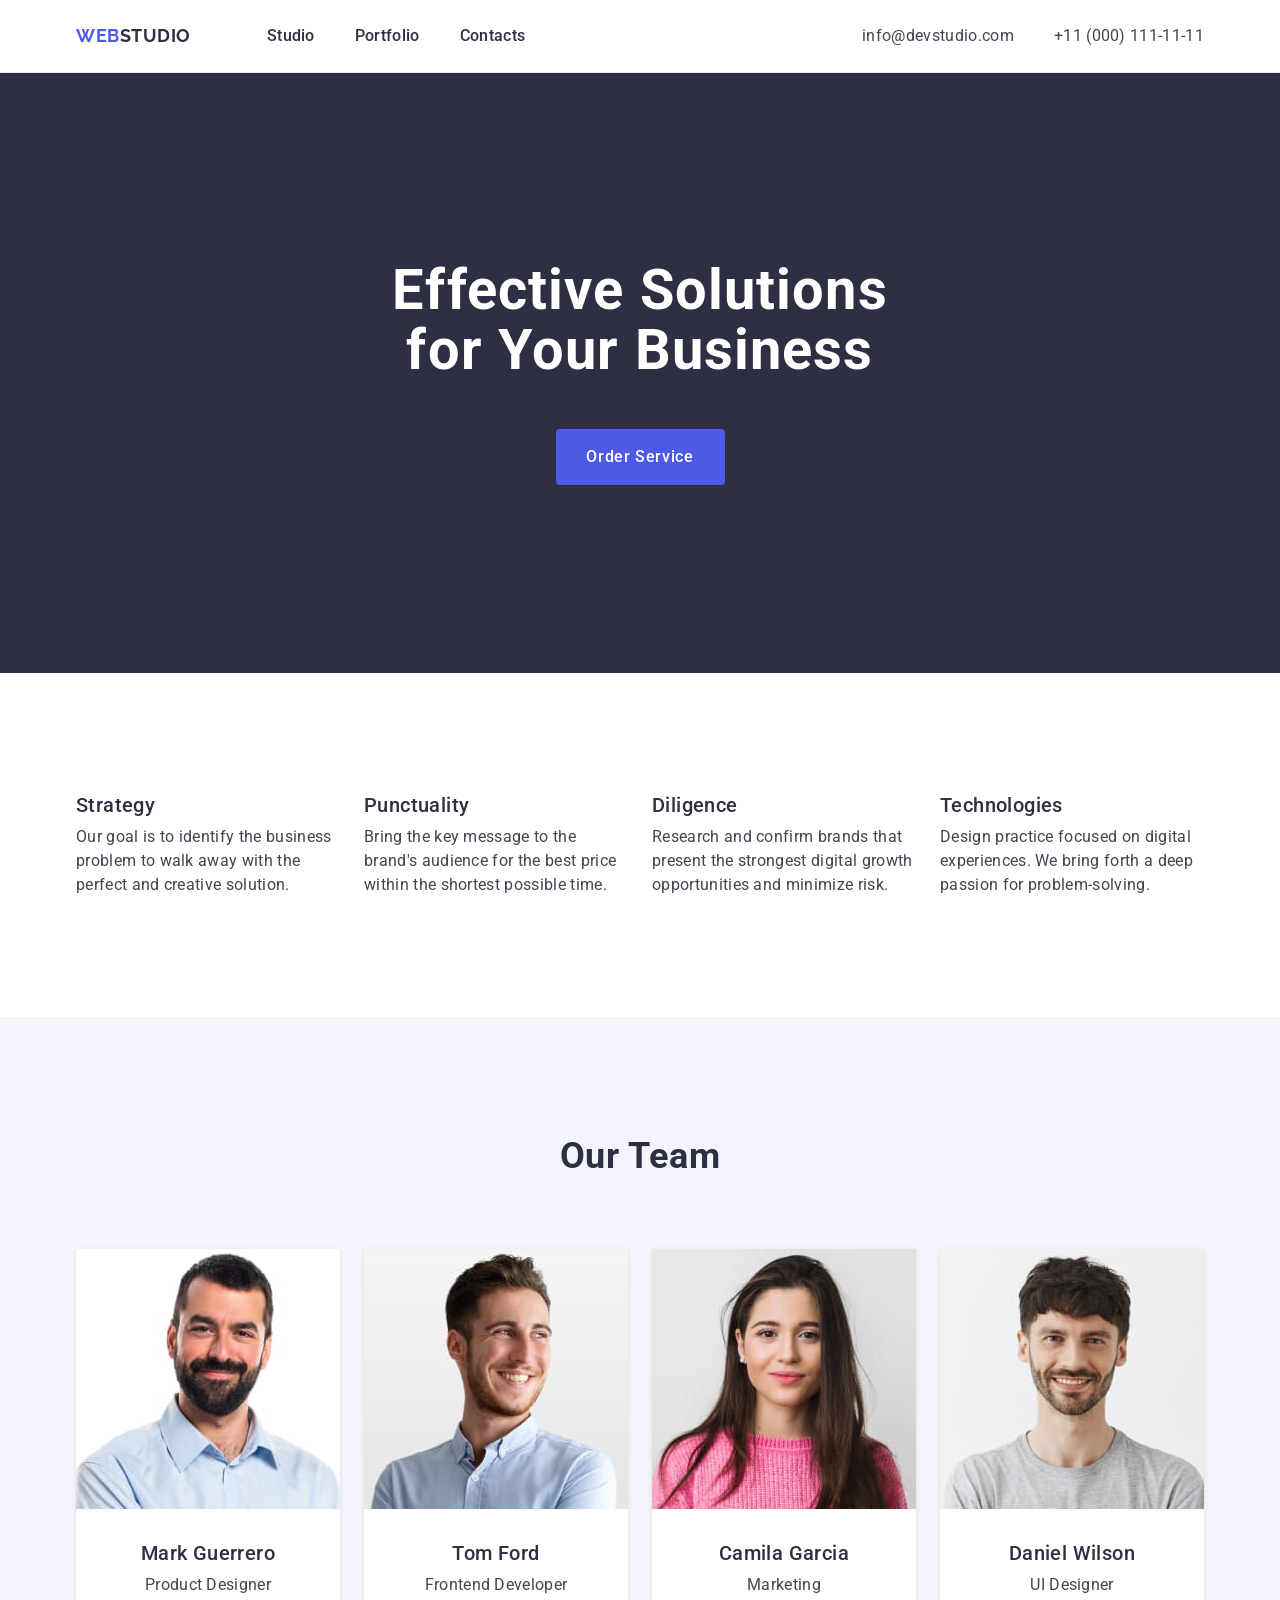
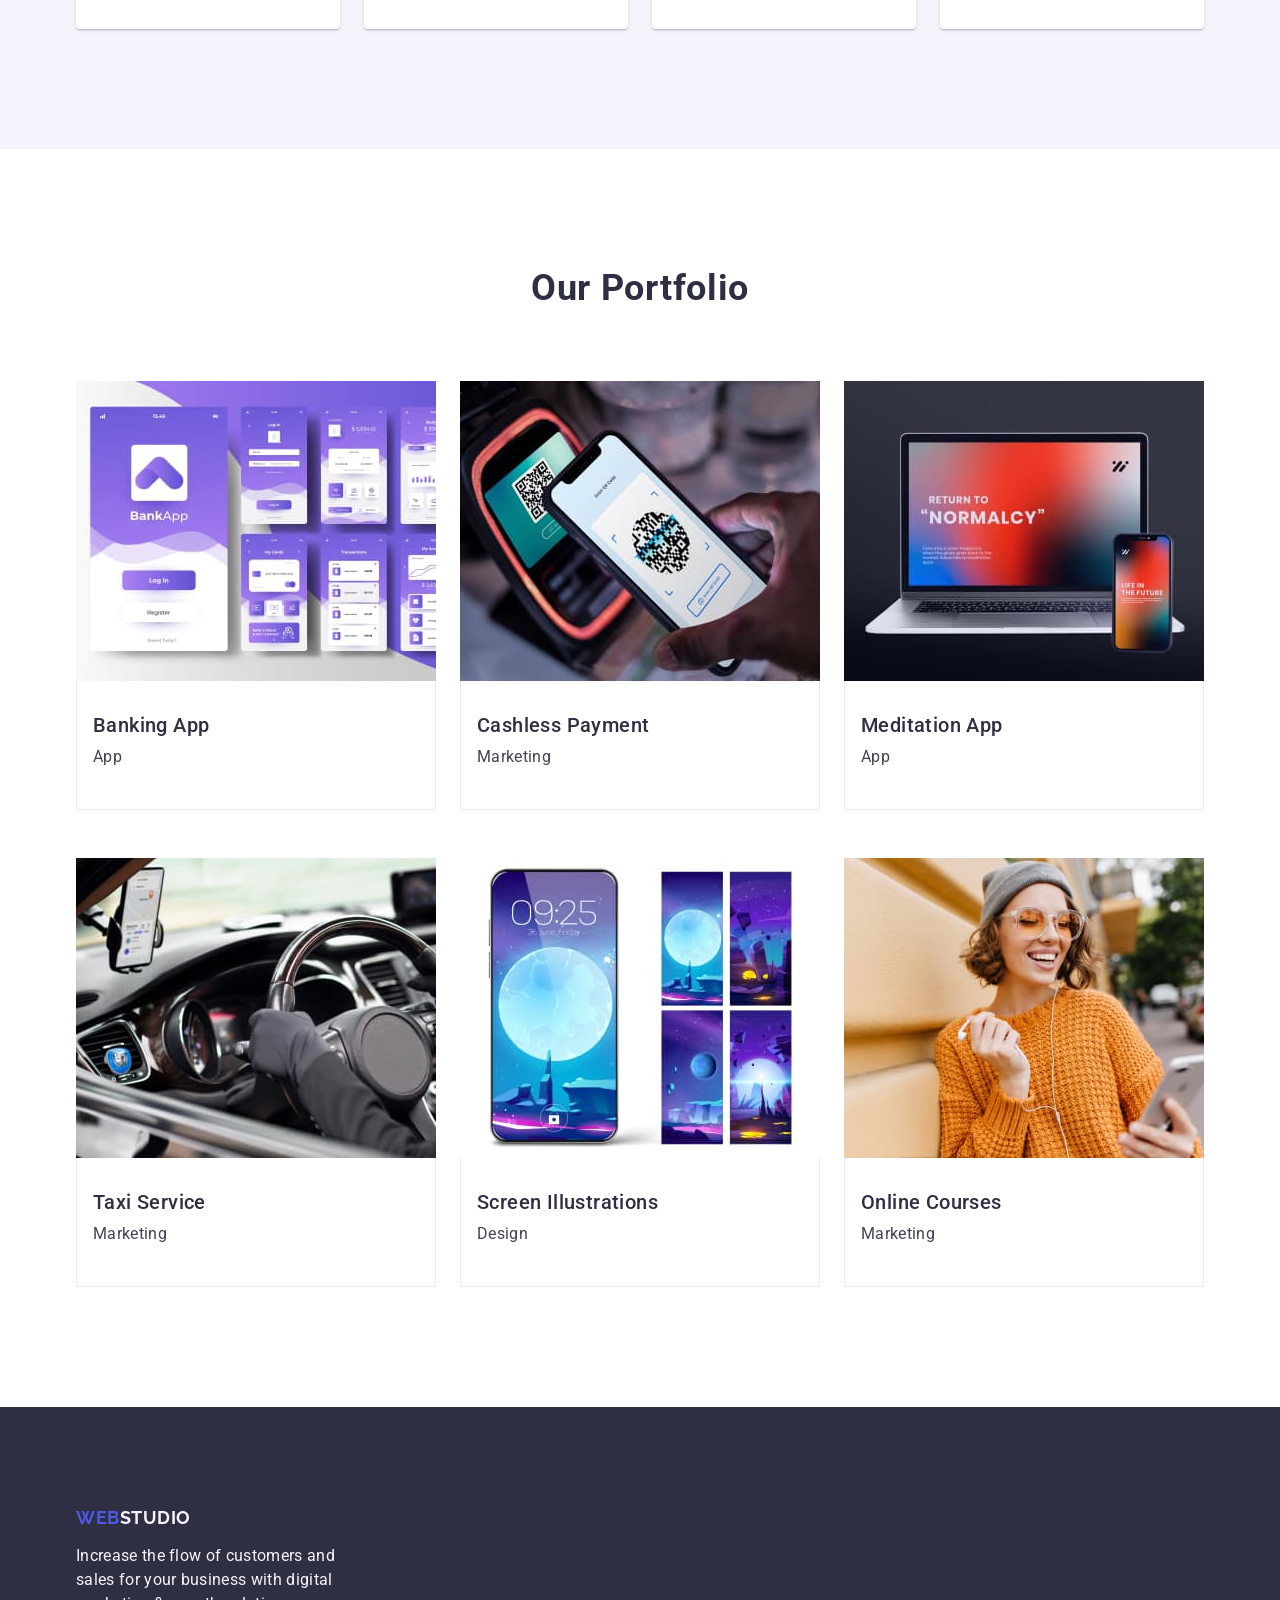
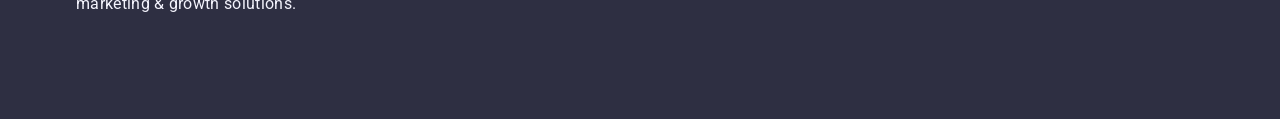
<file: index.html>
<!DOCTYPE html>
<html lang="en">

<head>
    <meta charset="UTF-8" />
    <meta name="description" content="Web studio company" />
    <title>Portfolio</title>
    <link rel="stylesheet" href="https://cdn.jsdelivr.net/npm/modern-normalize@1.1.0/modern-normalize.min.css" />
    <link rel="stylesheet" href="./css/styles.css" />
    <link rel="preconnect" href="https://fonts.googleapis.com" />
    <link rel="preconnect" href="https://fonts.gstatic.com" crossorigin />
    <link
        href="https://fonts.googleapis.com/css2?family=Raleway:wght@800&family=Roboto:wght@400;500;700;900&display=swap"
        rel="stylesheet" />
</head>

<body>
    <header class="header-page">
        <!--Left-->
        <div class="container-header-wrap container">
            <nav class="navigation-links">
                <a href="./index.html" class="logo">Web<span class="logo-color">Studio</span></a>
                <ul class="menu-list-link">
                    <li><a href="./index.html" class="link">Studio</a></li>
                    <li>
                        <a href="" class="link">Portfolio</a>
                    </li>
                    <li><a href="" class="link">Contacts</a></li>
                </ul>
            </nav>

            <!--Right-->
            <address class="address-details">
                <ul class="ul-list-class">
                    <li>
                        <a href="mailto:info@devstudio.com" class="li-link">info@devstudio.com</a>
                    </li>
                    <li>
                        <a href="tel:+110001111111" class="li-link">
                            +11 (000) 111-11-11</a>
                    </li>
                </ul>
            </address>
        </div>
    </header>
    <main>

        <!--section 1-->
        <section class="section-details">
            <div class="container">
                <h1 class="top-class-text">
                    Effective Solutions for Your Business
                </h1>
                <button type="button" class="button-click">
                    Order Service
                </button>
            </div>
        </section>

        <!--section 2-->
        <section class="columns">
            <div class="container">
                <h2 class="visually-hidden">Our Features</h2>
                <ul class="list-features">
                    <li class="list-item">
                        <h3 class="sol-class">Strategy</h3>
                        <p class="section-text">
                            Our goal is to identify the business problem to
                            walk away with the perfect and creative
                            solution.
                        </p>
                    </li>
                    <li class="list-item">
                        <h3 class="sol-class">Punctuality</h3>
                        <p class="section-text">
                            Bring the key message to the brand's audience
                            for the best price within the shortest possible
                            time.
                        </p>
                    </li>
                    <li class="list-item">
                        <h3 class="sol-class">Diligence</h3>
                        <p class="section-text">
                            Research and confirm brands that present the
                            strongest digital growth opportunities and
                            minimize risk.
                        </p>
                    </li>
                    <li class="list-item">
                        <h3 class="sol-class">Technologies</h3>
                        <p class="section-text">
                            Design practice focused on digital experiences.
                            We bring forth a deep passion for
                            problem-solving.
                        </p>
                    </li>
                </ul>
            </div>
        </section>

        <!--section 3-->
        <section class="team-section">
            <div class="container">
                <h2 class="titles-team">Our Team</h2>
                <ul class="section-team">
                    <li class="team-card">
                        <img src="./images/01.Mark.jpg" alt="Man3" width="264" height="260" />
                        <div class="team-name">
                            <h3 class="sol-class">Mark Guerrero</h3>
                            <p class="function">Product Designer</p>
                        </div>
                    </li>
                    <li class="team-card">
                        <img src="./images/02.Tom.jpg" alt="Man2" width="264" height="260" />
                        <div class="team-name">
                            <h3 class="sol-class">Tom Ford</h3>
                            <p class="function">Frontend Developer</p>
                        </div>
                    </li>
                    <li class="team-card">
                        <img src="./images/03.Camila.jpg" alt="Woman" width="264" height="260" />
                        <div class="team-name">
                            <h3 class="sol-class">Camila Garcia</h3>
                            <p class="function">Marketing</p>
                        </div>
                    </li>
                    <li class="team-card">
                        <img src="./images/04.Daniel.jpg" alt="Man1" width="264" height="260" />
                        <div class="team-name">
                            <h3 class="sol-class">Daniel Wilson</h3>
                            <p class="function">UI Designer</p>
                        </div>
                    </li>
                </ul>
            </div>
        </section>

        <!--section 4-->
        <section class="portfolio-card">
            <div class="container">
                <h2 class="portfolio-section">Our Portfolio</h2>
                <ul class="list-four">

                    <li class="strategy-marketing">
                        <img src="./images/bank.jpg" alt="Layout of a banking app" width="360" height="300" />
                        <div class="div-section">
                            <h3 class="sol-class">Banking App</h3>
                            <p class="text-card">App</p>
                        </div>
                    </li>

                    <li class="strategy-marketing">
                        <img src="./images/cas.jpg" alt="Layout of a banking app" width="360" height="300" />
                        <div class="div-section">
                            <h3 class="sol-class">Cashless Payment</h3>
                            <p class="text-card">Marketing</p>
                        </div>
                    </li>

                    <li class="strategy-marketing">
                        <img src="./images/app.jpg" alt="Laptop and smartphone with meditation app" width="360"
                            height="300" />
                        <div class="div-section">
                            <h3 class="sol-class">Meditation App</h3>
                            <p class="text-card">App</p>
                        </div>
                    </li>

                    <li class="strategy-marketing">
                        <img src="./images/taxi.jpg" alt="Inside of a car" width="360" height="300" />
                        <div class="div-section">
                            <h3 class="sol-class">Taxi Service</h3>
                            <p class="text-card">Marketing</p>
                        </div>
                    </li>

                    <li class="strategy-marketing">
                        <img src="./images/screen.jpg" alt="Smartphone screen layouts" width="360" height="300" />
                        <div class="div-section">
                            <h3 class="sol-class">
                                Screen Illustrations</h3>
                            <p class="text-card">Design</p>
                        </div>
                    </li>

                    <li class="strategy-marketing">
                        <img src="./images/online.jpg" alt="Girl with smartphone" width="360" height="300" />
                        <div class="div-section">
                            <h3 class="sol-class">Online Courses</h3>
                            <p class="text-card">Marketing</p>
                        </div>
                    </li>
                </ul>
            </div>
        </section>
    </main>

    <!--End-->
    <footer class="footer-portfolio">
        <div class="container">
            <a href="./index.html" class="logo logo-bottom">
                Web<span class="logo-white">Studio</span></a>
            <p class="acapit-text">
                Increase the flow of customers and sales for your business
                with digital marketing & growth solutions.
            </p>
        </div>
    </footer>
</body>

</html>
</file>
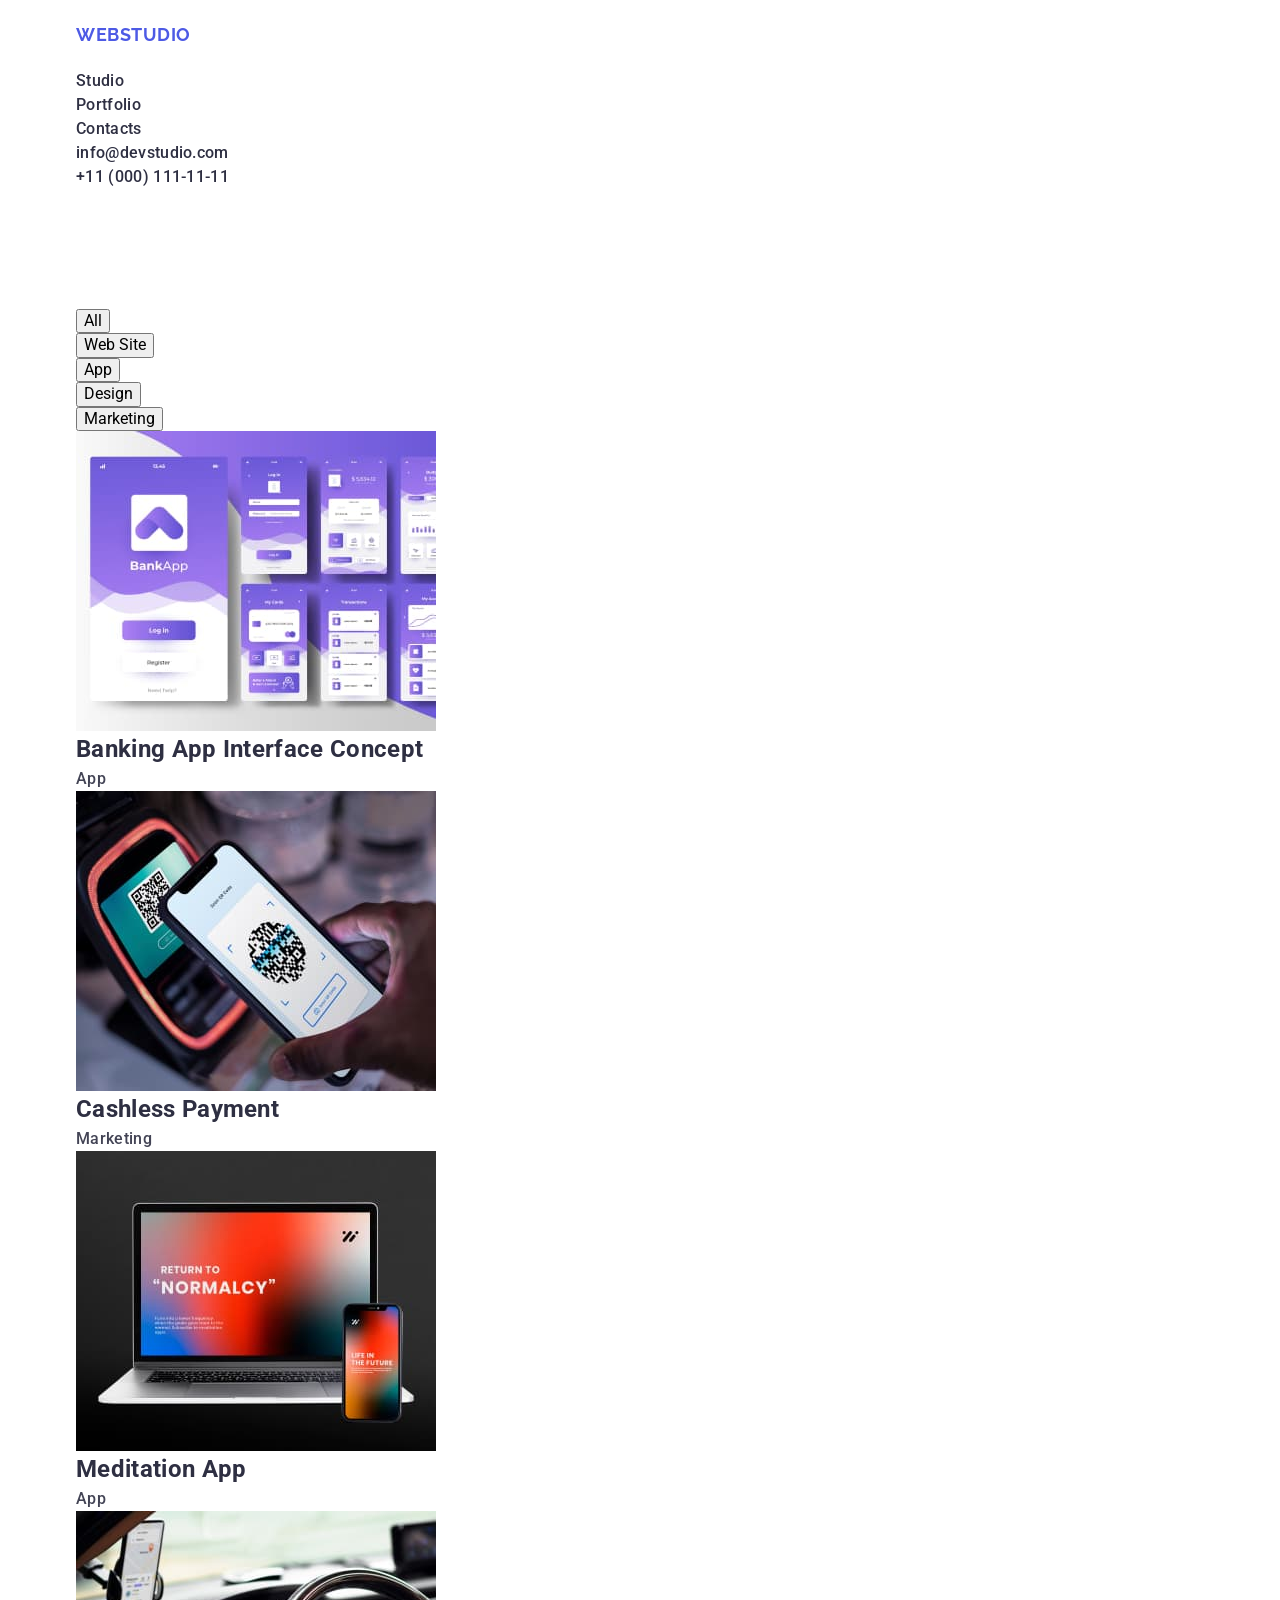
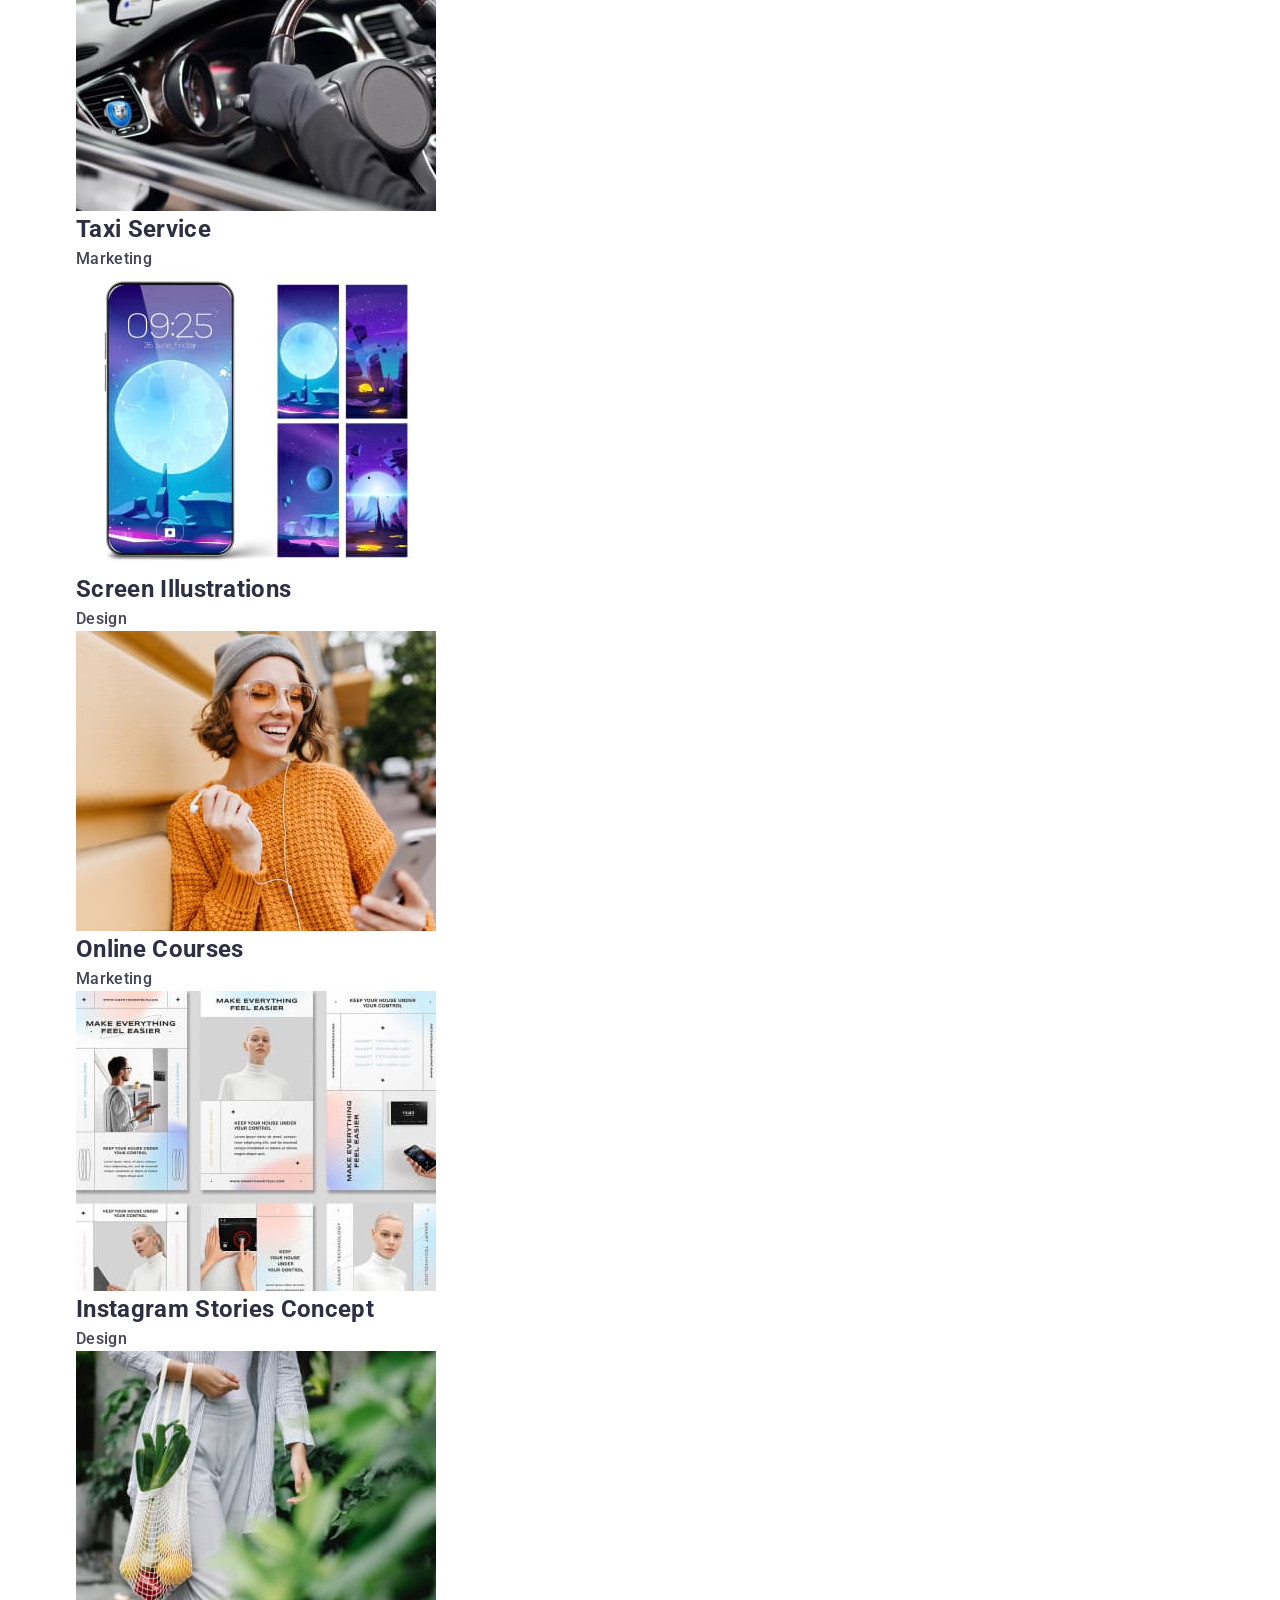
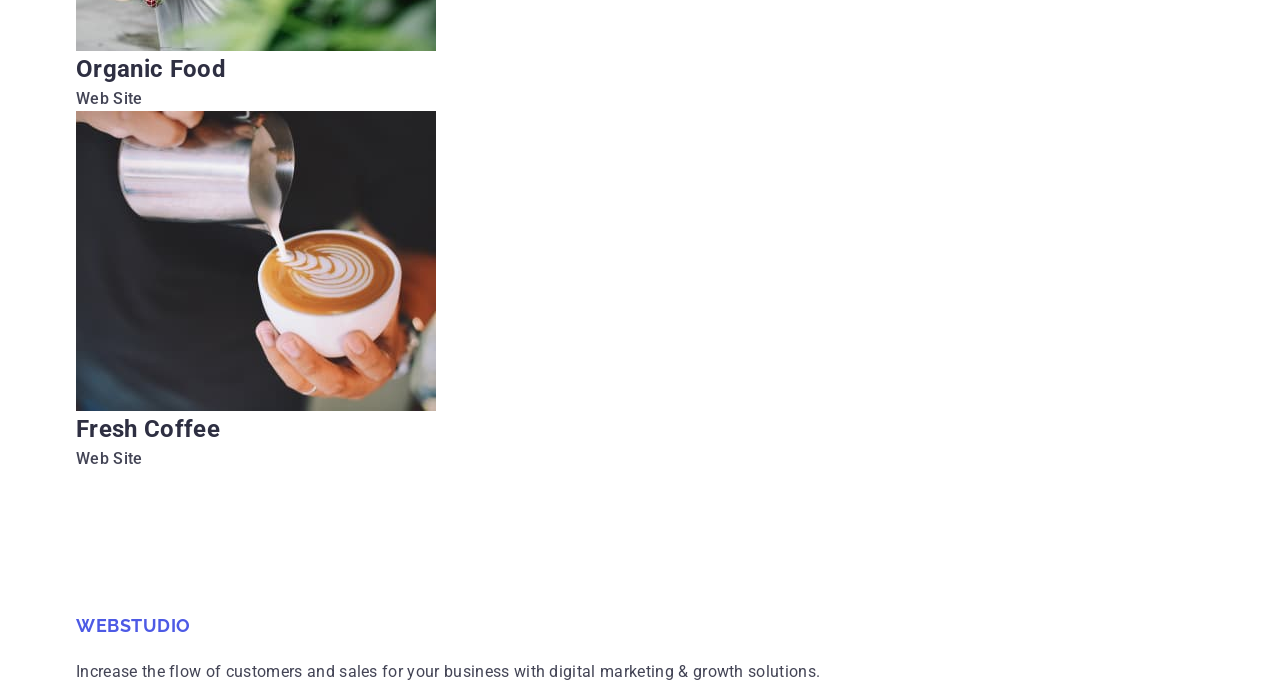
<file: portfolio.html>
<!DOCTYPE html>
<html lang="en">

<head>
    <meta charset="UTF-8" />
    <meta name="viewport" content="width=device-width, initial-scale=1.0" />
    <title>Main Page</title>
    <link rel="stylesheet"
        href="https://cdnjs.cloudflare.com/ajax/libs/modern-normalize/1.0.0/modern-normalize.min.css" />
    <link
        href="https://fonts.googleapis.com/css2?family=Raleway:wght@800&family=Roboto:wght@400;500;700;900&display=swap"
        rel="stylesheet" />
    <link rel="preconnect" href="https://fonts.googleapis.com" />
    <link rel="preconnect" href="https://fonts.gstatic.com" crossorigin />
    <link rel="stylesheet" href="./css/styles.css" />
</head>

<body>
    <header class="header-style">
        <div class="container-img container">
            <nav class="navigation-header">
                <a href="./index.html" class="logo link logo-details">
                    WEB<span class="studio-color">Studio</span>
                </a>
                <ul class="list ul-style">
                    <li class="menu-style first-li">
                        <a href="./index.html" class="logo-class font link menu-top">Studio</a>
                    </li>
                    <li class="menu-style first-li">
                        <a href="./portfolio.html" class="logo-class font link menu-top">Portfolio</a>
                    </li>
                    <li class="menu-style first-li">
                        <a href="" class="logo-class font link menu-top">Contacts</a>
                    </li>
                </ul>
            </nav>
            <address class="address-details">
                <ul class="list address-style">
                    <li class="contacts-details first-li">
                        <a href="mailto:info@devstudio.com" class="li-links link">info@devstudio.com</a>
                    </li>
                    <li class="contacts-details last-li">
                        <a href="tel:+110001111111" class="li-links link">+11 (000) 111-11-11</a>
                    </li>
                </ul>
            </address>
        </div>
    </header>
    <main>
        <section class="main-section">
            <div class="container">
                <h1 class="visually-hidden">nagłówek linki</h1>
                <ul class="list ul-list">
                    <li>
                        <button type="button" class="style-button">All</button>
                    </li>
                    <li>
                        <button type="button" class="style-button">Web Site</button>
                    </li>
                    <li>
                        <button type="button" class="style-button">App</button>
                    </li>
                    <li>
                        <button type="button" class="style-button">Design</button>
                    </li>
                    <li>
                        <button type="button" class="style-button">Marketing</button>
                    </li>
                </ul>
                <ul class="list list-images">
                    <li class="li-styles">
                        <a class="link">
                            <img src="./images/bank.jpg" alt="aplikacja banku" width="360" height="300" />
                            <div class="app-info">
                                <h2 class="card-class top-concept">
                                    Banking App Interface Concept
                                </h2>
                                <p class="class-port">App</p>
                            </div>
                        </a>
                    </li>
                    <li class="li-styles">
                        <a class="link">
                            <img src="./images/tel.jpg" alt="platosc zblizeniowa" width="360" height="300" />
                            <div class="app-info">
                                <h2 class="card-class top-concept">Cashless Payment</h2>
                                <p class="class-port">Marketing</p>
                            </div>
                        </a>
                    </li>
                    <li class="li-styles">
                        <a class="link">
                            <img src="./images/lap.jpg" alt="meditation app" width="360" height="300" />
                            <div class="app-info">
                                <h2 class="card-class top-concept">Meditation App</h2>
                                <p class="class-port">App</p>
                            </div>
                        </a>
                    </li>
                    <li class="li-styles">
                        <a class="link">
                            <img src="./images/car.jpg" alt="serwis taksowek" width="360" height="300" />
                            <div class="app-info">
                                <h2 class="card-class top-concept">Taxi Service</h2>
                                <p class="class-port">Marketing</p>
                            </div>
                        </a>
                    </li>
                    <li class="li-styles">
                        <a class="link">
                            <img src="./images/pho.jpg" alt="obrazy wyswietlacza" width="360" height="300" />
                            <div class="app-info">
                                <h2 class="card-class top-concept">Screen Illustrations</h2>
                                <p class="class-port">Design</p>
                            </div>
                        </a>
                    </li>
                    <li class="li-styles">
                        <a class="link">
                            <img src="./images/wom.jpg" alt="pani zadowolona z zycia" width="360" height="300" />
                            <div class="app-info">
                                <h2 class="card-class top-concept">Online Courses</h2>
                                <p class="class-port">Marketing</p>
                            </div>
                        </a>
                    </li>
                    <li class="li-styles">
                        <a class="link">
                            <img src="./images/ins.jpg" alt="story na instagramie" width="360" height="300" />
                            <div class="app-info">
                                <h2 class="card-class top-concept">
                                    Instagram Stories Concept
                                </h2>
                                <p class="class-port">Design</p>
                            </div>
                        </a>
                    </li>
                    <li class="li-styles">
                        <a class="link">
                            <img src="./images/veg.jpg" alt="zdrowa zywnosc ekologiczna" width="360" height="300" />
                            <div class="app-info">
                                <h2 class="card-class top-concept">Organic Food</h2>
                                <p class="class-port">Web Site</p>
                            </div>
                        </a>
                    </li>
                    <li class="li-styles">
                        <a class="link li-styles">
                            <img src="./images/caf.jpg" alt="kawa z mlekiem" width="360" height="300" />
                            <div class="app-info">
                                <h2 class="card-class top-concept">Fresh Coffee</h2>
                                <p class="class-port">Web Site</p>
                            </div>
                        </a>
                    </li>
                </ul>
            </div>
        </section>
    </main>
    <footer class="portfolio-footer">
        <div class="container">
            <a class="logo link logo-link" href="./index.html">Web<span class="studio-class">Studio</span></a>
            <p class="footer-acapit">
                Increase the flow of customers and sales for your business with
                digital marketing & growth solutions.
            </p>
        </div>
    </footer>
</body>

</html>
</file>
<file: css/styles.css>
*,
*::before,
*::after {
    box-sizing: border-box;
}

body {
    font-family: "Roboto", sans-serif;
    color: #434455;
    background-color: #ffffff;
    font-size: 16px;
    line-height: 1.5;
    letter-spacing: 0.02em;
}

img {
    display: block;
    max-width: 100%;
    height: auto;
}

h1,
h2,
h3,
h4,
h5,
h6,
p {
    margin: 0;
}

ul {
    list-style: none;
    margin: 0;
    padding-left: 0;
}

.container {
    width: 1158px;
    /* outline: 2px solid red; */
    margin: 0 auto;
    padding: 0 15px;
}

.container-header-wrap {
    /* outline: 2px solid red; */
    display: flex;
    align-items: center;
    justify-content: space-between;
}

section {
    padding-top: 120px;
    padding-bottom: 120px;
}

.header-page {
    border-bottom: 1px solid #e7e9fc;
}

.navigation-links {
    display: flex;
    align-items: center;
    justify-content: space-between;
}

.list-four {
    display: flex;
    flex-wrap: wrap;
    column-gap: 24px;
    row-gap: 48px;
}

.div-section {
    border: 1px solid #e7e9fc;
    padding: 32px 16px;
    border-top: none;
}

.text-card {
    margin-bottom: 8px;
}

.button-click {
    background-color: #4d5ae5;
    color: #fff;
    font-family: inherit;
    font-size: 16px;
    font-weight: 500;
    line-height: 1.5;
    letter-spacing: 0.04em;
    cursor: pointer;
    display: block;
    margin: 0 auto;
    min-width: 169px;
    height: 56px;
    border: none;
    border-radius: 4px;
}

.button-click:hover,
.button-click:focus {
    background-color: #404bbf;
}

.button-click:active {
    background-color: #404bbf;
}

.address-details {
    font-style: normal;
}

.menu-list-link {
    display: flex;
    padding: 24px 0;
    gap: 40px;
}

.ul-list-class {
    display: flex;
    padding: 24px 0;
    gap: 40px;
}

.columns {
    padding: 120px 0;
}

.list-features {
    display: flex;
    gap: 24px;
}

.list-item {
    width: calc((100% - 72px) / 4);
}

.section-text {
    font-size: 16px;
    line-height: 1.5;
    letter-spacing: 0.02em;
    color: #434455;
}

.section-team {
    display: flex;
    gap: 24px;
}

.strategy-marketing {
    width: calc((100% - 48px) / 3);
}

.link {
    color: #2e2f42;
    font-size: 16px;
    font-weight: 500;
    line-height: 1.5;
    letter-spacing: 0.02em;
    text-decoration: none;
    font-style: normal;
    padding: 24px 0;
}

.link:hover,
.link:focus {
    color: #404bbf;
}

.link:active {
    color: #404bbf;
}

.logo {
    font-family: "Raleway", sans-serif;
    color: #4d5ae5;
    font-weight: 700;
    font-size: 18px;
    line-height: 1.17;
    letter-spacing: 0.03em;
    text-transform: uppercase;
    text-decoration: none;
    margin-right: 76px;
    display: flex;
}

.logo .logo-color {
    color: #2e2f42;
}

.logo-bottom {
    display: inline-block;
    margin-bottom: 16px;
}

.logo .logo-white {
    color: #f4f4fd;
}

.li-link {
    color: #434455;
    font-size: 16px;
    line-height: 1.5;
    letter-spacing: 0.02em;
    font-style: normal;
    letter-spacing: 0.02em;
    text-decoration: none;
}

.li-link:hover,
.li-link:focus {
    color: #404bbf;
}

.li-link:active {
    color: #404bbf;
}

.section-details {
    background-color: #2e2f42;
    text-align: center;
    padding: 188px 0;
}

.top-class-text {
    color: #ffffff;
    font-size: 56px;
    font-weight: 700;
    line-height: 1.07;
    letter-spacing: 0.02em;
    max-width: 496px;
    margin: 0 auto;
    margin-bottom: 48px;
}

.acapit-text {
    color: #f4f4fd;
    display: block;
    flex-wrap: wrap;
    width: 264px;
}

.titles-team {
    color: #2e2f42;
    font-size: 36px;
    font-weight: 700;
    line-height: 1.11;
    letter-spacing: 0.02em;
    text-align: center;
    text-transform: capitalize;
    margin-bottom: 72px;
}

.portfolio-section {
    color: #2e2f42;
    font-size: 36px;
    font-weight: 700;
    line-height: 1.11;
    letter-spacing: 0.02em;
    text-align: center;
    text-transform: capitalize;
    margin-bottom: 72px;
}

.visually-hidden {
    position: absolute;
    width: 1px;
    height: 1px;
    margin: -1px;
    border: 0;
    padding: 0;
    white-space: nowrap;
    clip-path: inset(100%);
    clip: rect(0 0 0 0);
    overflow: hidden;
}

.sol-class {
    color: #2e2f42;
    font-size: 20px;
    font-weight: 500;
    line-height: 1.2;
    letter-spacing: 0.02em;
    margin-bottom: 8px;
}

.team-card {
    background-color: #ffffff;
    text-align: center;
    box-shadow: 0 2px 1px 0 rgba(46, 47, 66, 0.08),
        0 1px 1px 0 rgba(46, 47, 66, 0.16), 0 1px 6px 0 rgba(46, 47, 66, 0.08);
    border-radius: 0px 0px 4px 4px;
}

.team-name {
    padding: 32px 0;
}

ul p {
    color: #434455;
    font-size: 16px;
    letter-spacing: 0.02em;
}

.team-section {
    background-color: #f4f4fd;
}

.function {
    font-size: 16px;
    line-height: 1.5;
    letter-spacing: 0.02em;
    color: #434455;
    text-align: center;
}

.footer-portfolio {
    background-color: #2e2f42;
    height: 312px;
    padding: 100px 0;
}
</file>
